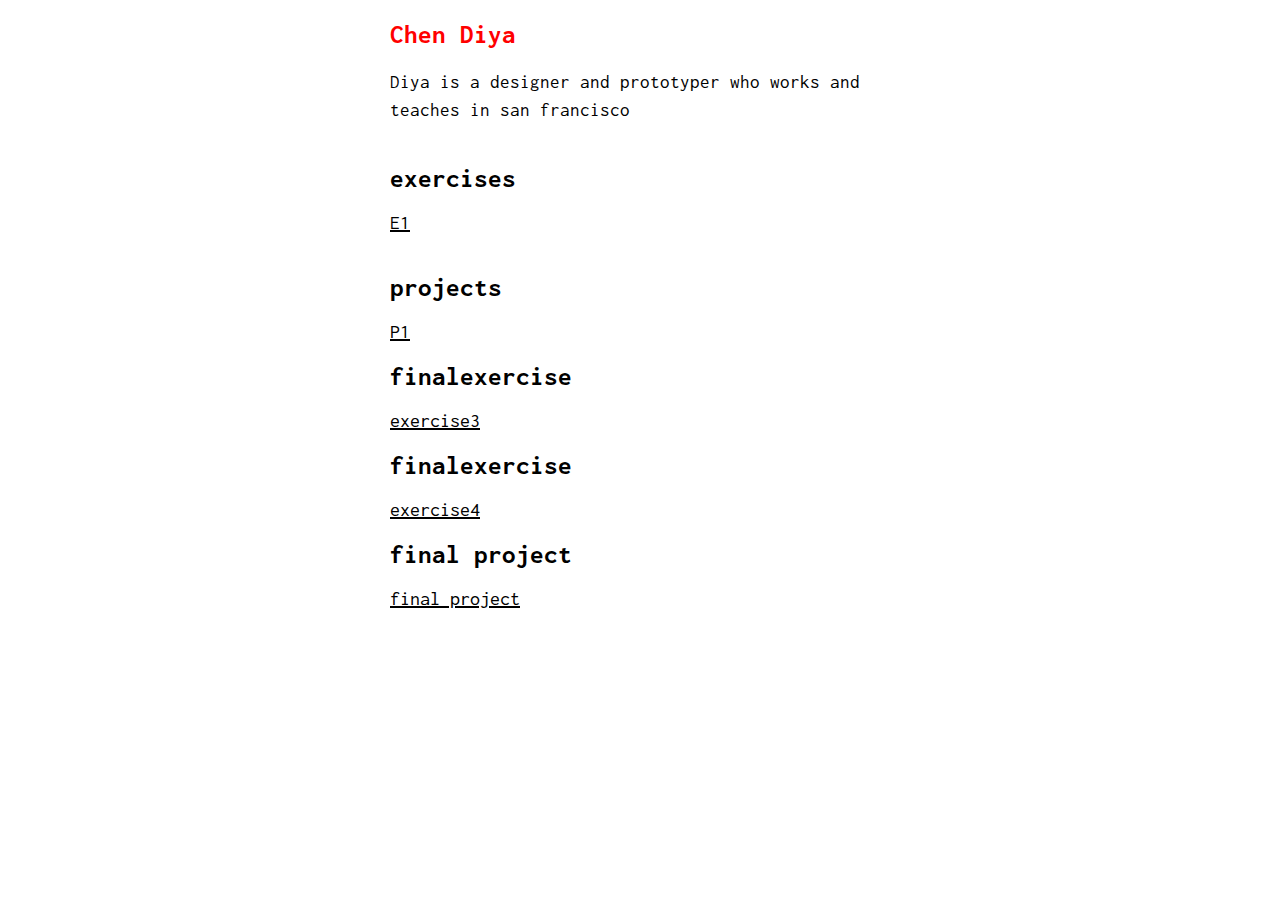
<file: index.html>
<!DOCTYPE html>
<html>

<head>
    <title>Interactive 1 - Chen Diya</title>
    <meta charset="utf-8" />
    <link rel="stylesheet" type="text/css" href="styles/main.css">

    <link href="https://fonts.googleapis.com/css?family=Inconsolata" rel="stylesheet">    
</head>

<body>
    <div id="container">
        
        <!-- about me-->
        <h1>Chen Diya</h1>    
        <p class="desc">Diya is a designer and prototyper who works and teaches in san francisco</p>
        
        <!-- my work -->
        <div id="exercises">
            <h3>exercises</h3>

            <ul>
                <li><a href="interactive22/p1 exercise.html" class="works">E1</a></li>
            </ul>
        
        </div>
        
        <div id="projects">
            <h3>projects</h3>
        
            <ul>
                <li><a href="zine/index.html" class="works">P1</a></li>
            </ul>

 <div id="finalexercise">
            <h3>finalexercise</h3>
        
            <ul>
                <li><a href="exhibition exercise/exercisefinal.html" class="works">exercise3</a></li>
            </ul>

<div id="finalexercise2">
            <h3>finalexercise</h3>
        
            <ul>
                <li><a href="exhibition exercise/exercise2.html" class="works">exercise4</a></li>
            </ul>

        </div>


<div id="final project">
            <h3>final project</h3>
        
            <ul>
                <li><a href="exhibitionfinal/exercisefinal.html" class="final">final project</a></li>
            </ul>

        </div>



    </div>
</body>
</html>
</file>
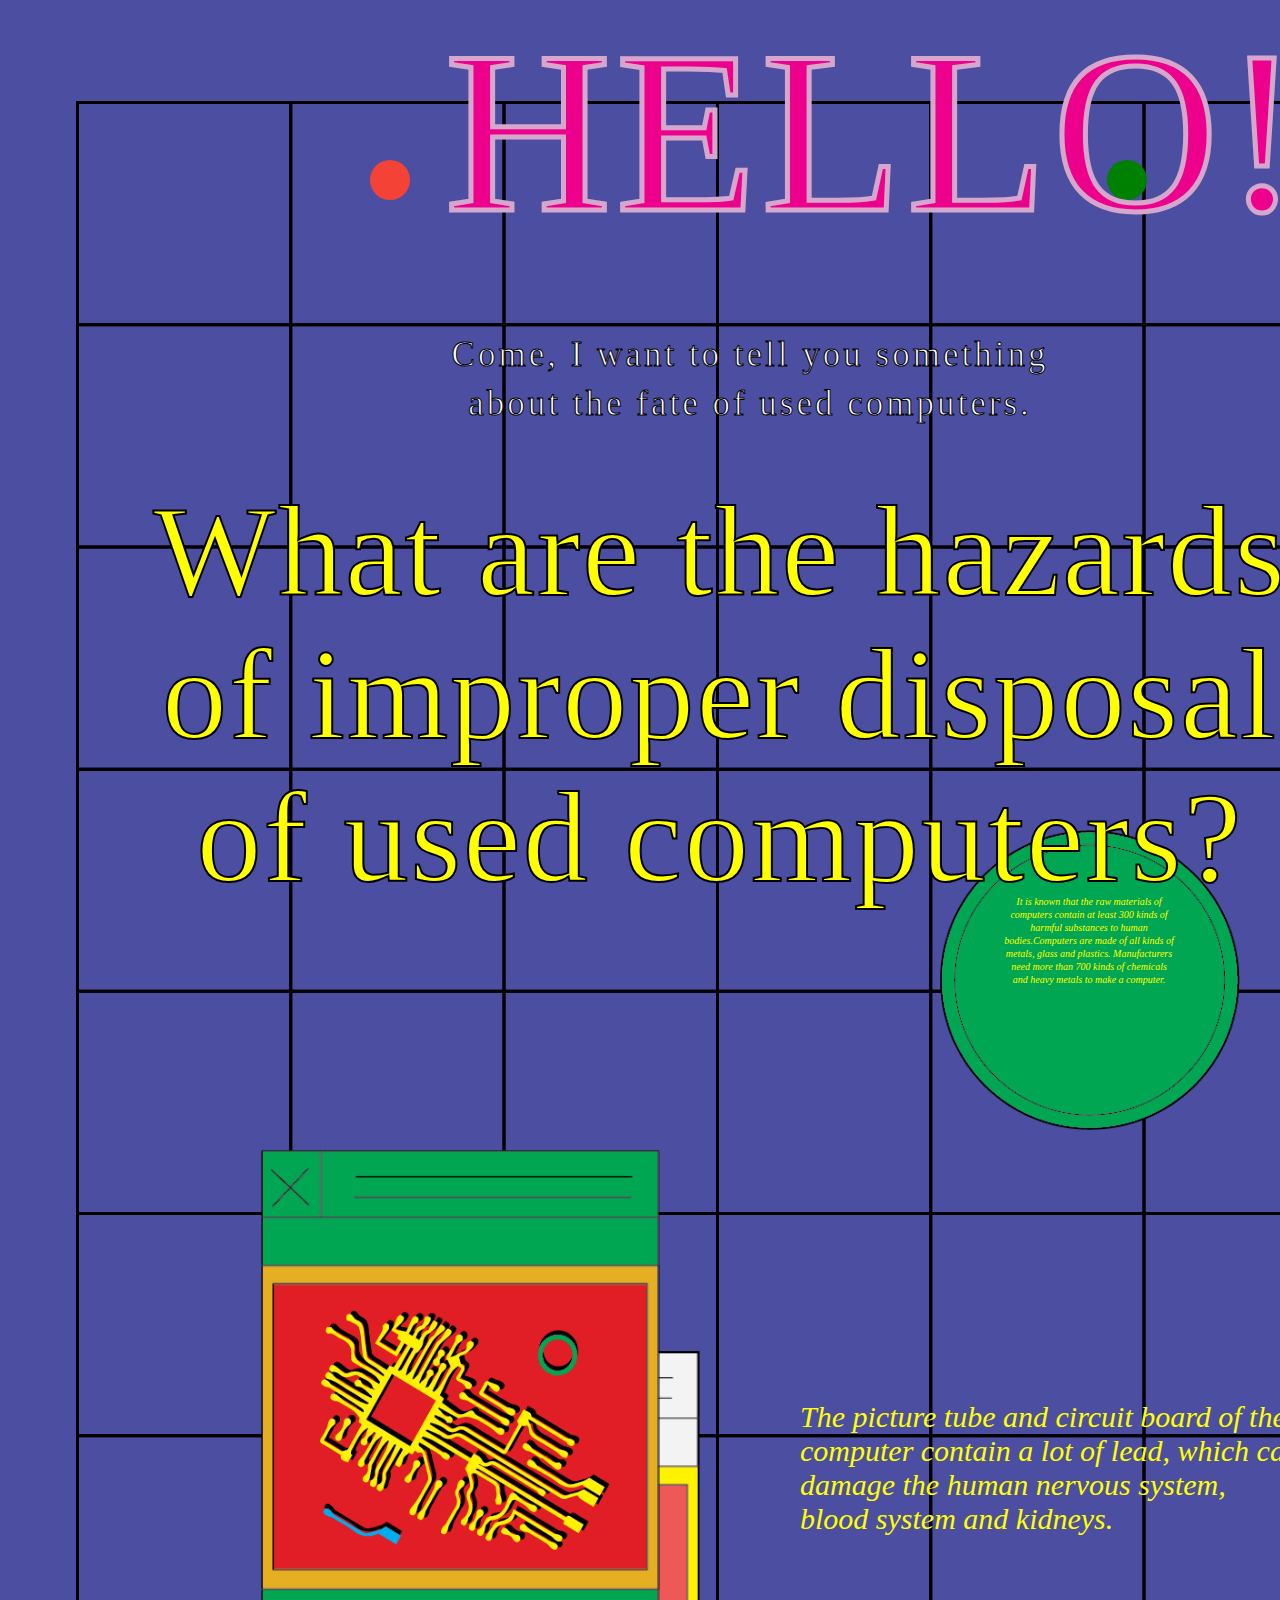
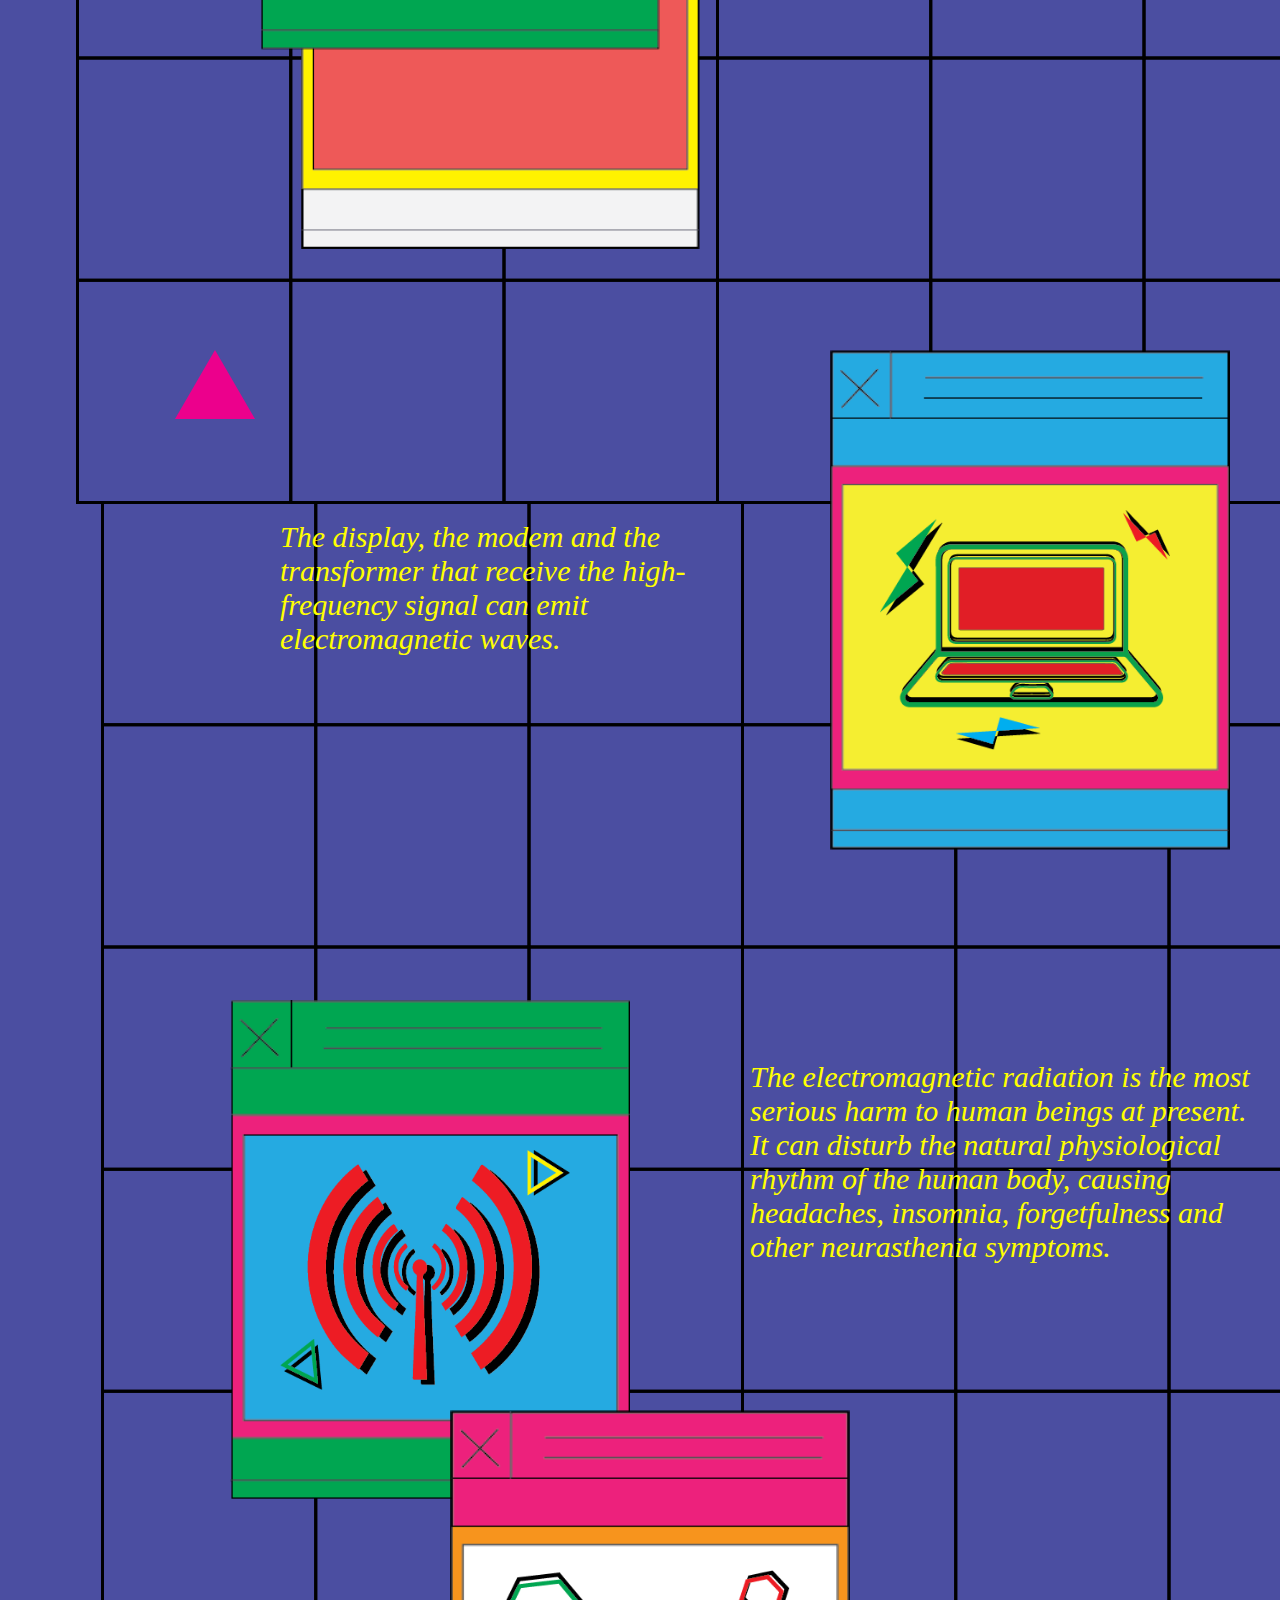
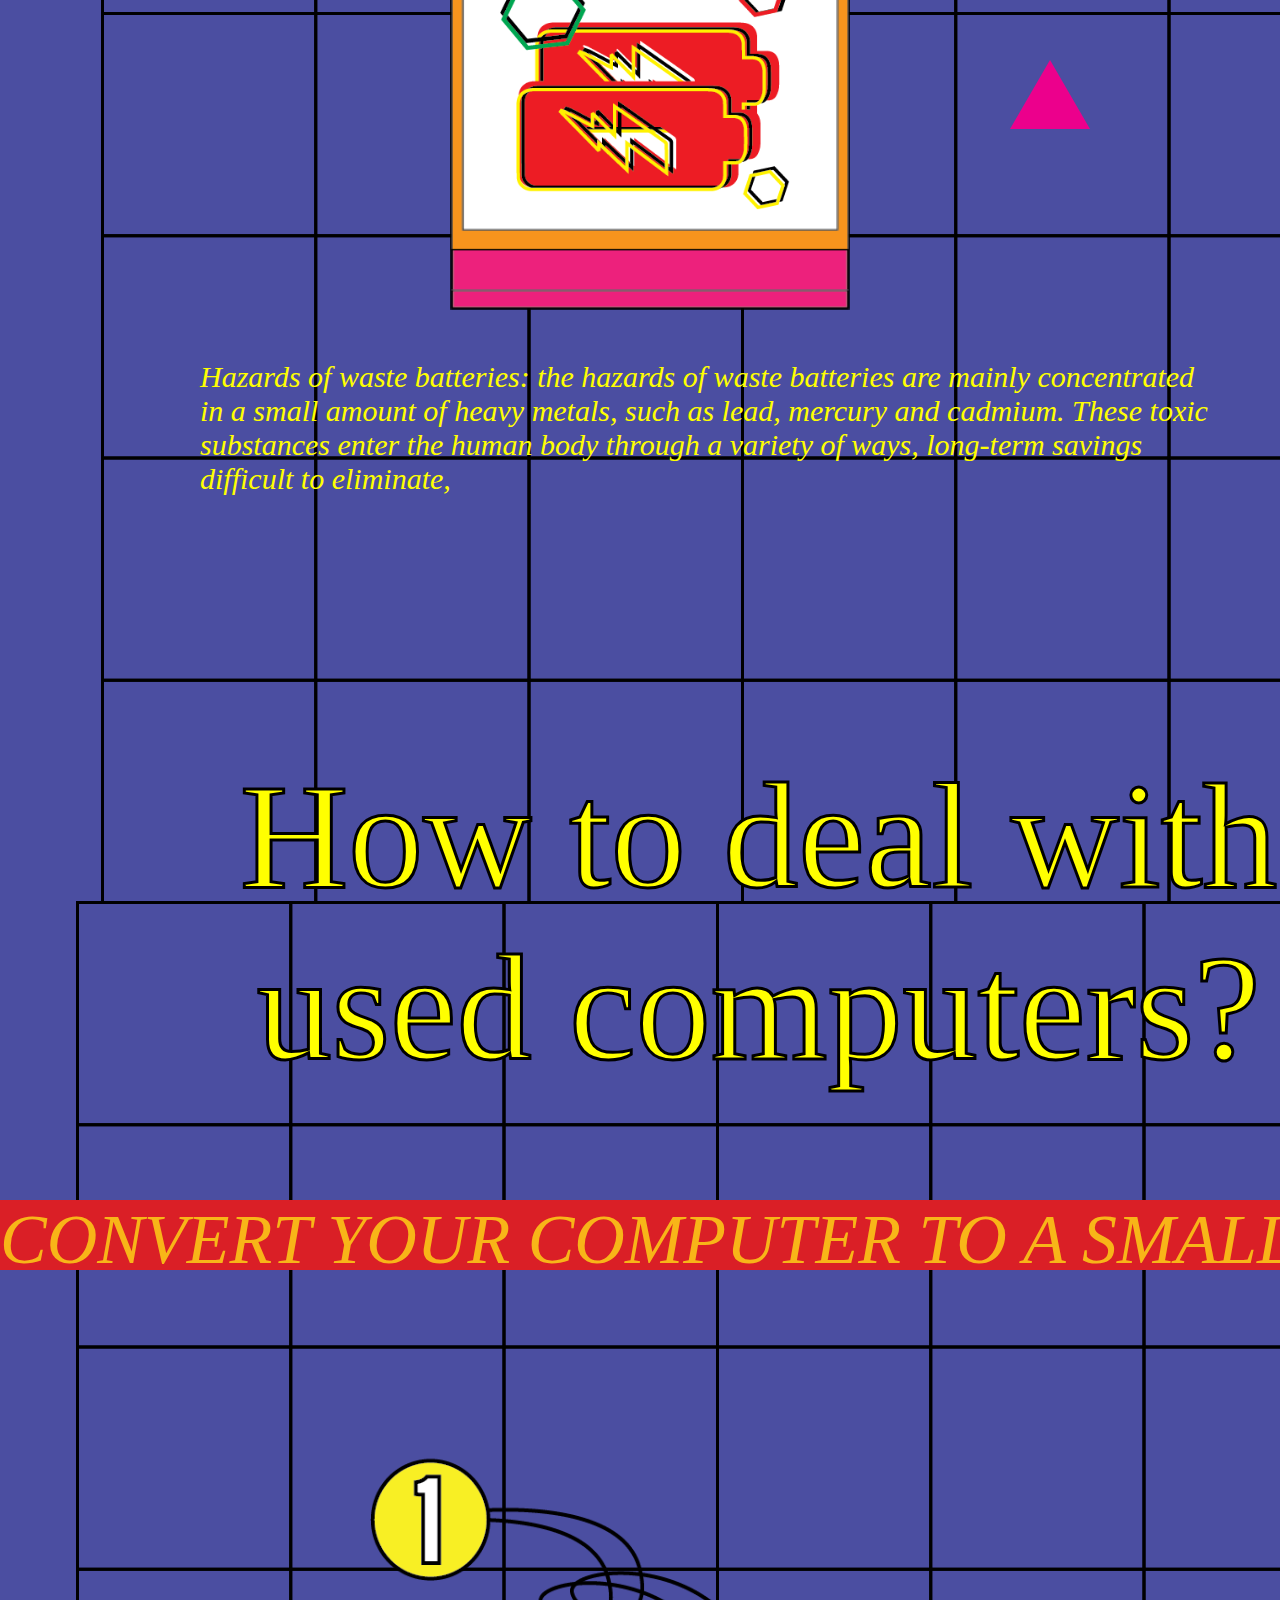
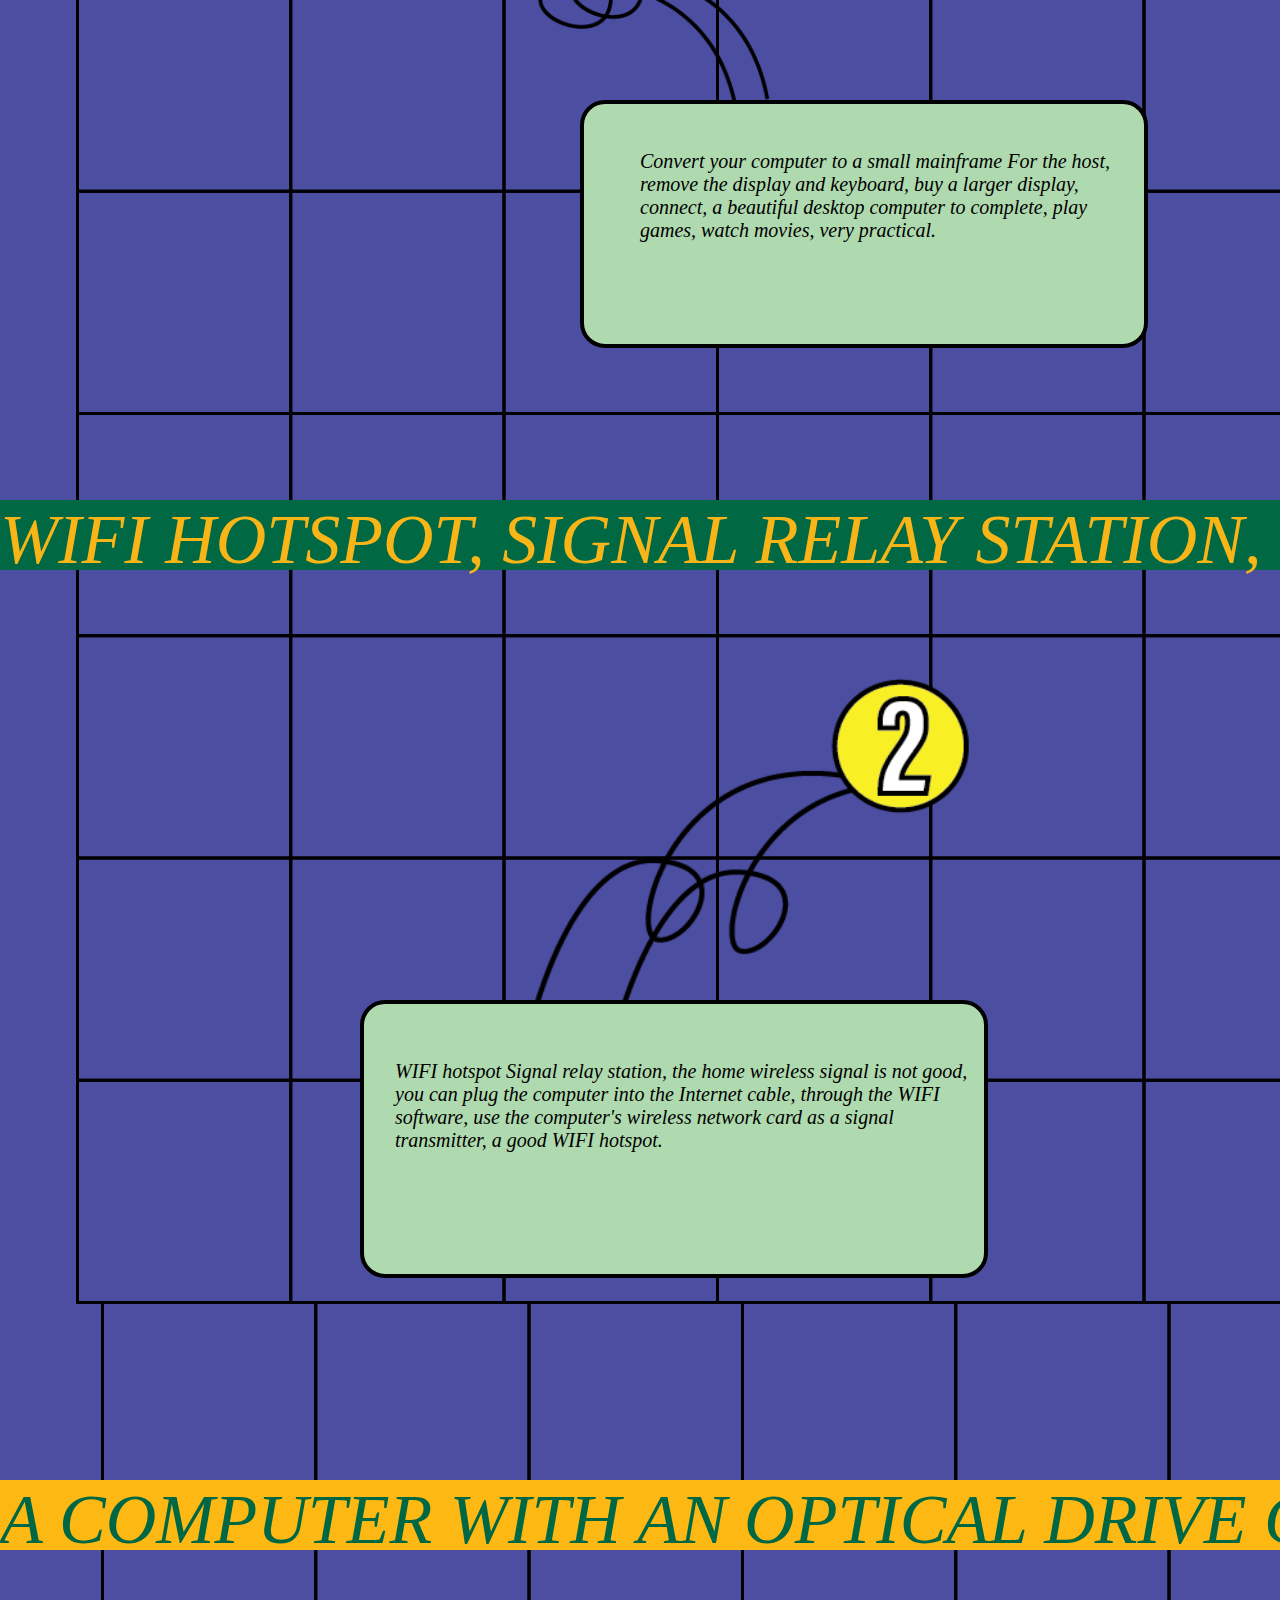
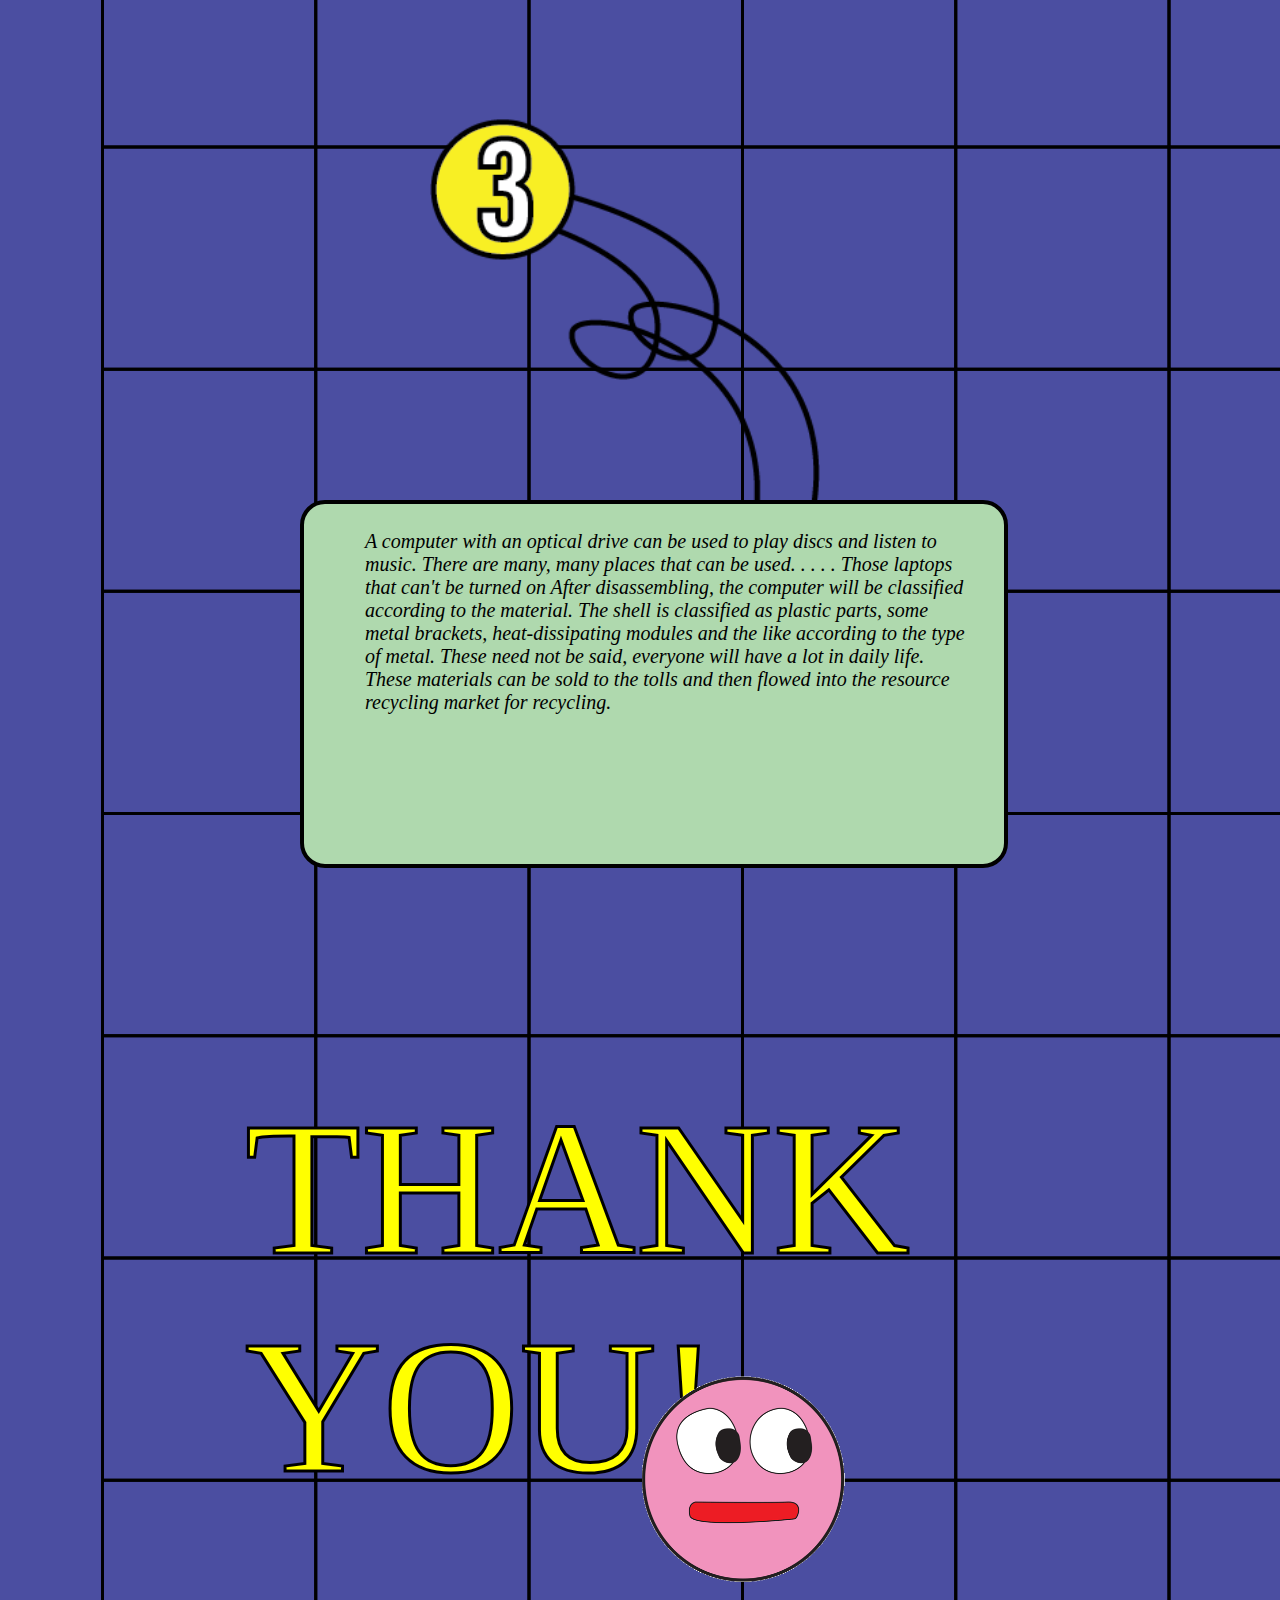
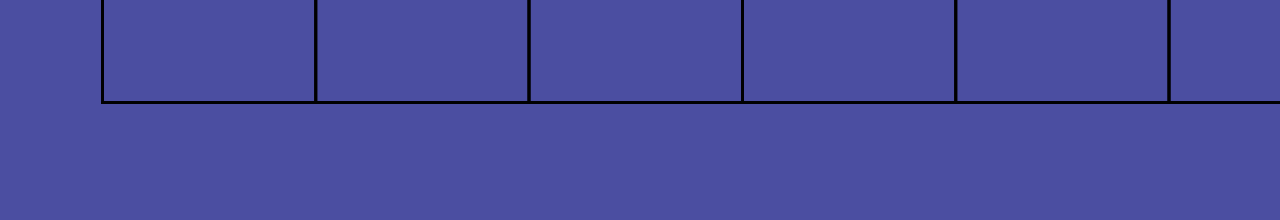
<file: zine /index.html>
<!DOCTYPE html>
<html>

<head>
    <title>Interactive 1 - Chen Diya</title>
    <meta charset="utf-8" />
    <link rel="stylesheet" type="text/css" href="styles/main.css">

    <link href="https://fonts.googleapis.com/css?family=Inconsolata" rel="stylesheet">    
</head>

<body>



<div class="titlehello">
	HELLO!
</div>

<div class="stage">
    <div class="box bounce-5"></div>
</div>

<div class="stage2">
    <div class="box2 bounce-6"></div>
</div>


<div class="loader">
    <div class="loader-wrapper">
        <div class="triangle"></div>
    </div>
</div>

<div class="loader2">
    <div class="loader-wrapper2">
        <div class="triangle2"></div>
    </div>
</div>

   <img src="image/grid.png" class="grid">

   <img src="image/grid.png" class="grid2">

   <img src="image/grid.png" class="grid3">

   <img src="image/grid.png" class="grid4">

<img src="image/webpicture2.png" class="web2">

<img src="image/webpicture3.png" class="web3">

<img src="image/webpicture4.png" class="web4">

<img src="image/webpicture6.png" class="web6">

<img src="image/webpicture5.png" class="web5">

<img src="image/circleshape.png" class="circle">

<div class="hazards">	
	What are the hazards <br>of improper disposal <br> of used computers?


	</div>

<div class="underhello">
	Come, I want to tell you something<br> about the fate of used computers.

</div>




  
  <div class="question1">  


<div class="introduction">
It is known that the raw materials of computers contain at least 300 kinds of harmful substances to human bodies.Computers are made of all kinds of metals, glass and plastics. Manufacturers need more than 700 kinds of chemicals and heavy metals to make a computer.
</div>

  <img src="image/picturetube.png" class="picturetube"> 

<div class="Q1">
The picture tube and circuit board of the 
computer contain a lot of lead, which can damage the human nervous system, blood system and kidneys. 
</div>



  <img src="image/display.png" class="display"> 

<div class="Q2">
The display, the modem and the transformer that receive the high-frequency signal can emit electromagnetic waves. 
</div>



  <img src="image/radiation.png" class="radiation"> 

<div class="Q3">
The electromagnetic radiation is the most serious harm to human beings at present. It can disturb the natural physiological rhythm of the human body, causing headaches, insomnia, forgetfulness and other neurasthenia symptoms.
</div>


  <img src="image/battery.png" class="battery"> 

<div class="Q4">
  Hazards of waste batteries: the hazards of waste batteries are mainly concentrated in a small amount of heavy metals, such as lead, mercury and cadmium. These toxic substances enter the human body through a variety of ways, long-term savings difficult to eliminate, 
</div>


  </div>



<div class="subtilte2">
  How to deal with <br>used computers?

</div>

<div class="subtitlerectangle">
</div>


  <img src="image/number1.png" class="number1"> 

<div class="problem1subtitle">
<span class="first">
  Convert your computer to a small 
mainframe
</span>

<span class="second">
 Convert your computer to a small 
mainframe
</span>
</div>

<div class="problem1rectangle">
  </div>

<div class="dealproblem1">
Convert your computer to a small 
mainframe
For the host, remove the display and keyboard, buy a larger display, connect, a beautiful desktop computer to complete, 
play games, watch movies, very practical.
</div>



  <img src="image/number2.png" class="number2"> 

<div class="problem2subtitle">
<span class="first">
WIFI hotspot, signal relay station, the home wireless signal is not good
</span>

<span class="second">
WIFI hotspot, signal relay station, the home wireless signal is not good
</span>



</div>


<div class="problem2rectangle">
  </div>

<div class="dealproblem2">
WIFI hotspot
Signal relay station, the home wireless signal is not good, you can plug the computer into the Internet cable, through the WIFI software, use the computer's wireless network card as a signal transmitter, a good WIFI hotspot.
</div>



  <img src="image/number3.png" class="number3"> 

<div class="problem3subtitle">
<span class="first">
A computer with an optical drive can be used to play discs and listen to music.
</span>

<span class="second">
A computer with an optical drive can be used to play discs and listen to music.
</span>
</div>



<div class="problem3rectangle">
  </div>


<div class="dealproblem3">
A computer with an optical drive can be used to play discs and listen to music.
There are many, many places that can be used. . . . . Those laptops that can't be turned on
After disassembling, the computer will be classified according to the material. The shell is classified as plastic parts, some metal brackets, heat-dissipating modules and the like according to the type of metal. These need not be said, everyone will have a lot in daily life. These materials can be sold to the tolls and then flowed into the resource recycling market for recycling.

</div>

<div class="roundedshape1">
</div>

<div class="roundedshape2">
</div>

<div class="roundedshape3">
</div>

<div class="ending">
  THANK YOU!
</div>

<img src="image/endface.gif" class="endface">

</body>
</html>
</file>
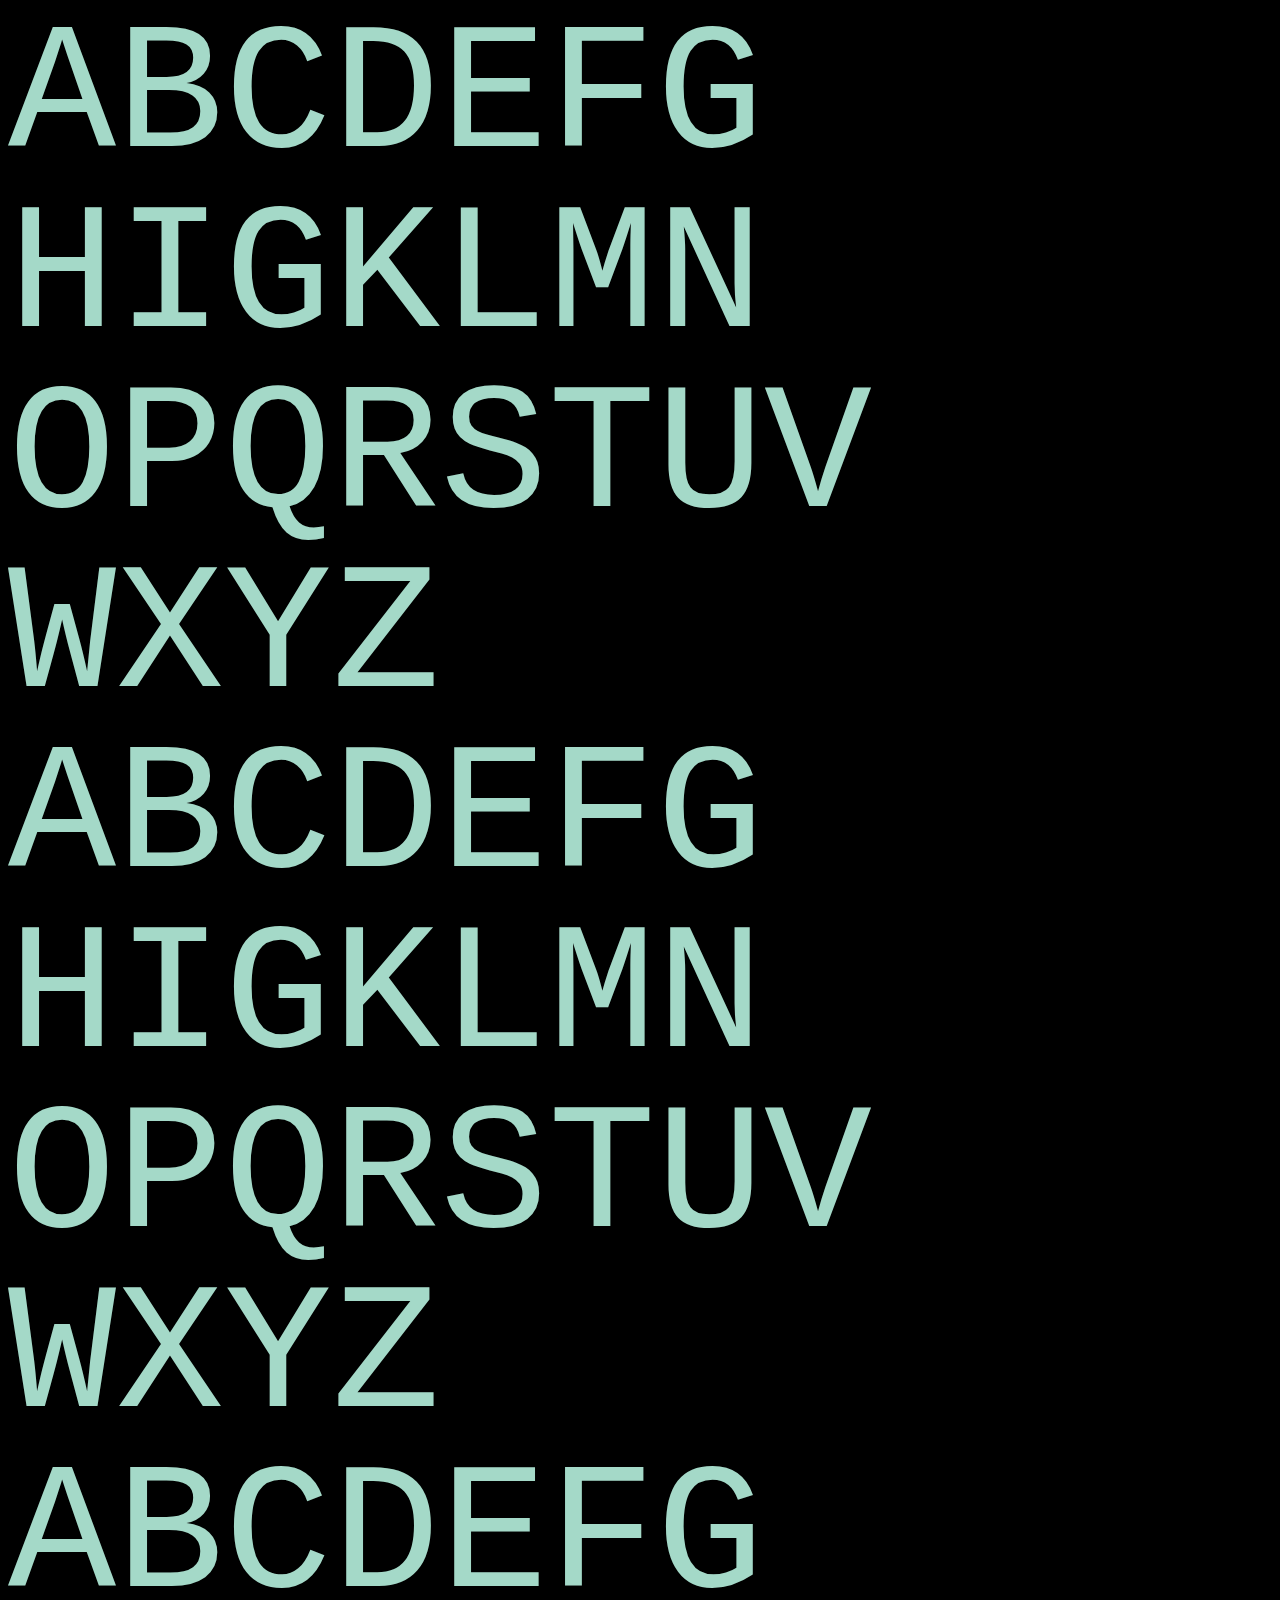
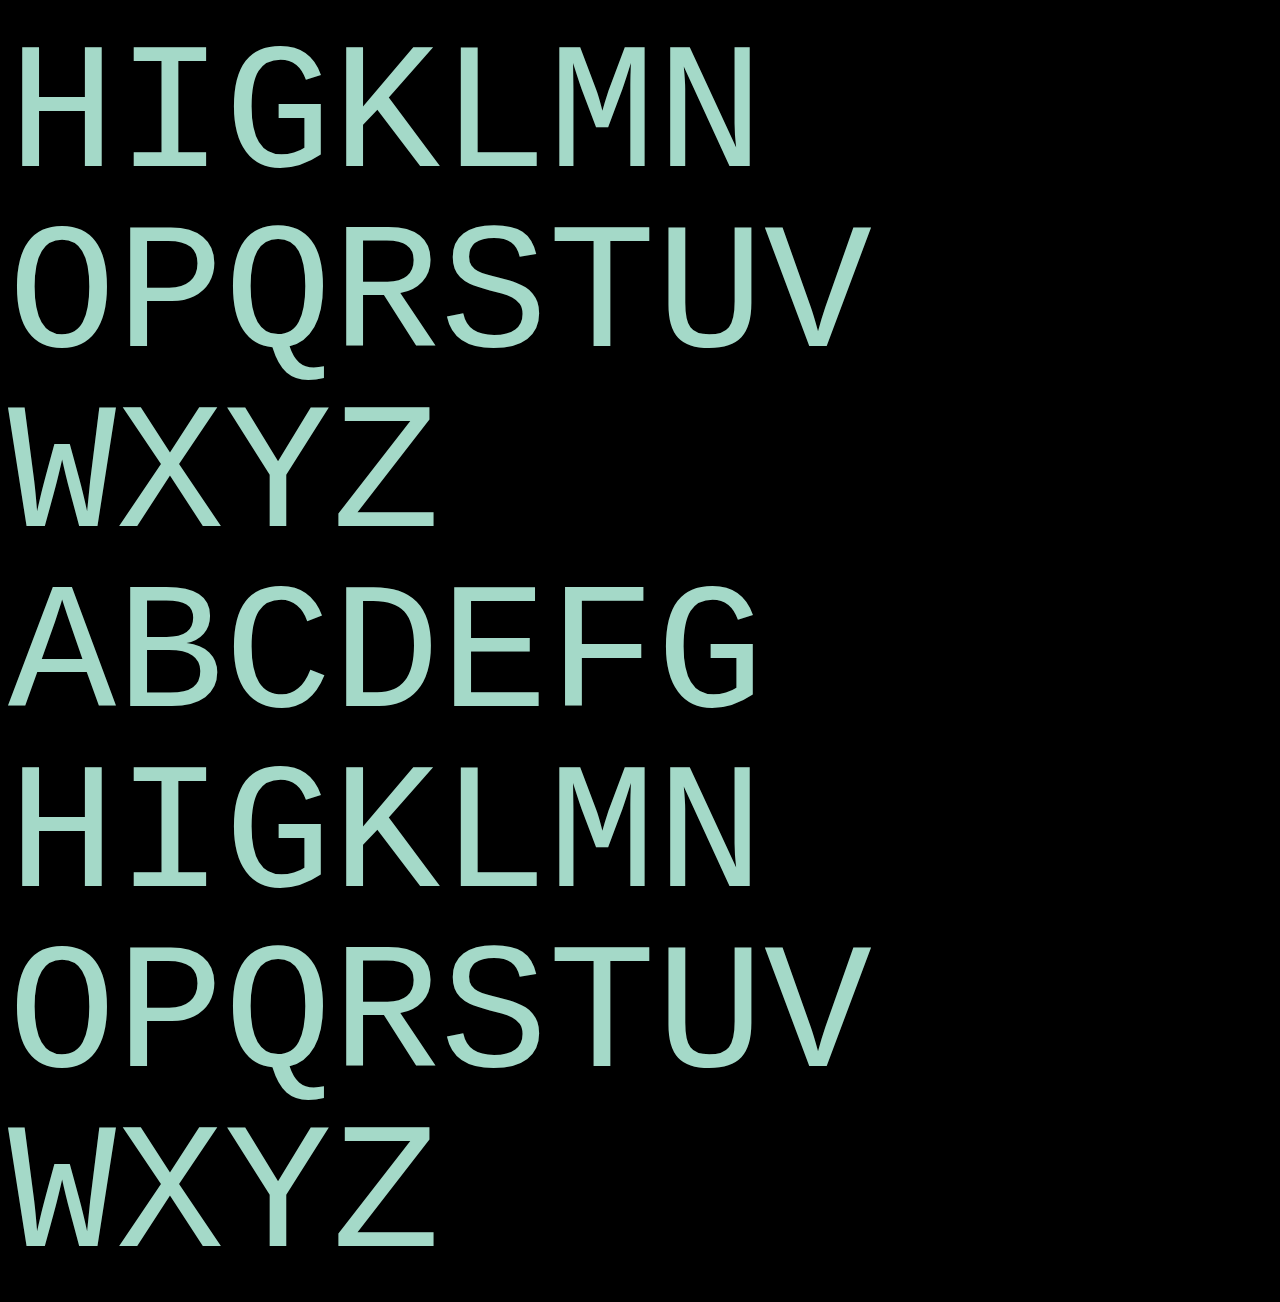
<file: exhibition exercise/exercise2.html>
<!DOCTYPE html>
<html lang="en">
  <head>
    <title>exercise2</title>
    <meta charset="utf-8">
    <meta http-equiv="X-UA-Compatible" content="IE=edge">
    <meta name="viewport" content="width=device-width, initial-scale=1">
    
    <!-- import the webpage's stylesheet -->
    <link rel="stylesheet" href="style2/main.css">
    
    <!-- import the webpage's javascript file -->
    <script src="style2/script.js" defer></script>
  </head>  
  <body>
  
   
     
      <div class="big">
     
   
       <div class="type1">ABCDEFG<br>HIGKLMN<br>OPQRSTUV<br>WXYZ</div>
      

      <div class="type2">ABCDEFG<br>HIGKLMN<br>OPQRSTUV<br>WXYZ</div>

      <div class="type3">ABCDEFG<br>HIGKLMN<br>OPQRSTUV<br>WXYZ</div>
      

      <div class="type4">ABCDEFG<br>HIGKLMN<br>OPQRSTUV<br>WXYZ</div>
      
      </div>
      
      
    </div>
    <div class="square"></div>
  </body>
</html>
</file>
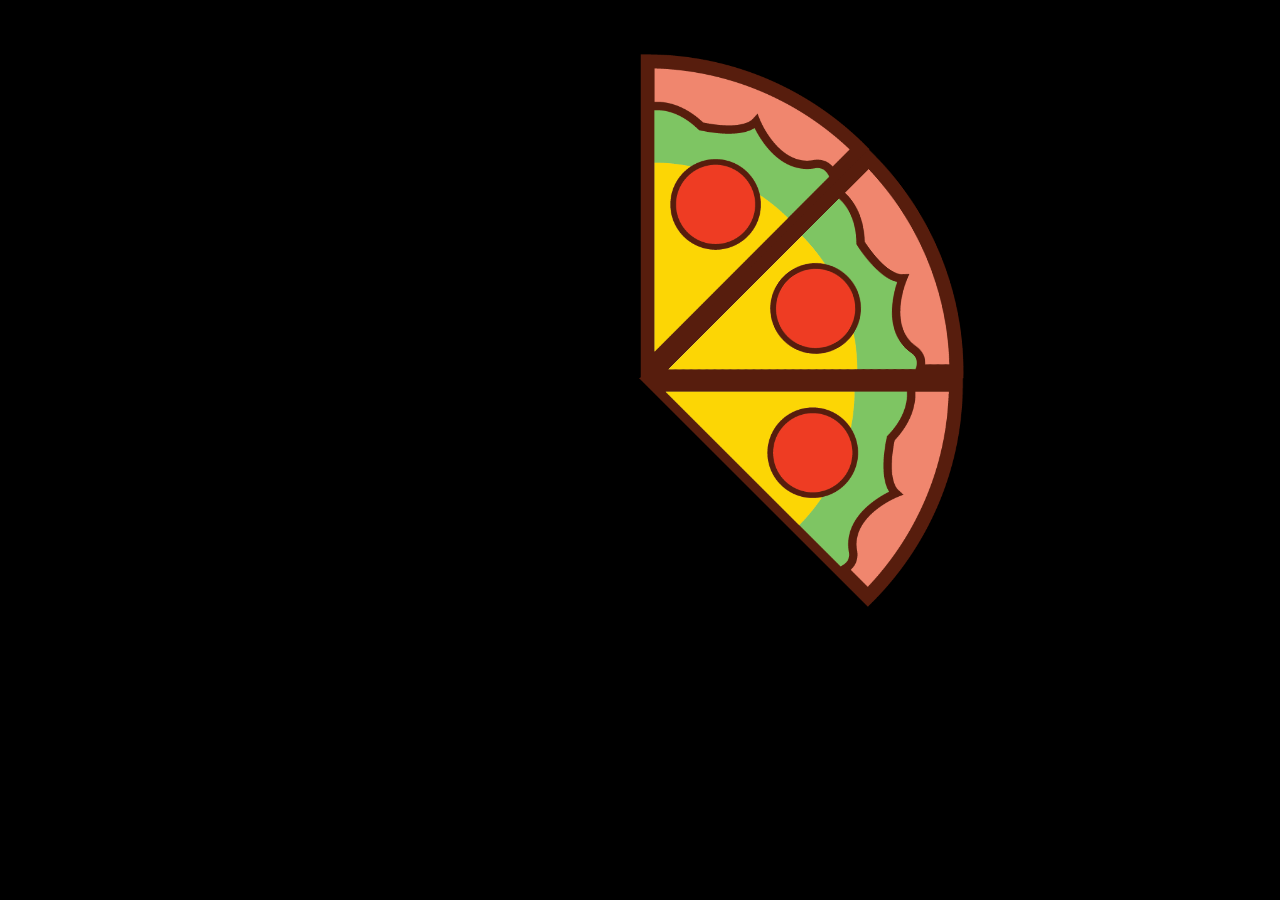
<file: exhibition exercise/exercisefinal.html>
<!DOCTYPE html>
<html lang="en">
  <head>
    <title>Hello!</title>
    <meta charset="utf-8">
    <meta http-equiv="X-UA-Compatible" content="IE=edge">
    <meta name="viewport" content="width=device-width, initial-scale=1">
    
    <!-- import the webpage's stylesheet -->
    <link rel="stylesheet" href="styles/main.css">
    
    <!-- import the webpage's javascript file -->
    <script src="styles/script.js" defer></script>
  </head>  
  <body>
    


    <img src="images/1.png" class="image1">

     <img src="images/1.png" class="image2">
       <img src="images/1.png" class="image3">
  <img src="images/1.png" class="image4">
    <img src="images/1.png" class="image5">
  <img src="images/1.png" class="image6">
    <img src="images/1.png" class="image7">
      <img src="images/1.png" class="image8">
    <div id="clock">
      <!-- your clock goes here -->	
      
    </div>

    <div id="time">
      
    </div>
    
    <!-- you can remove this from your version -->
    <div class="glitchButton" style="position:fixed;top:20px;right:20px;"></div>
    <script src="https://button.glitch.me/button.js"></script>
  </body>
</html>
</file>
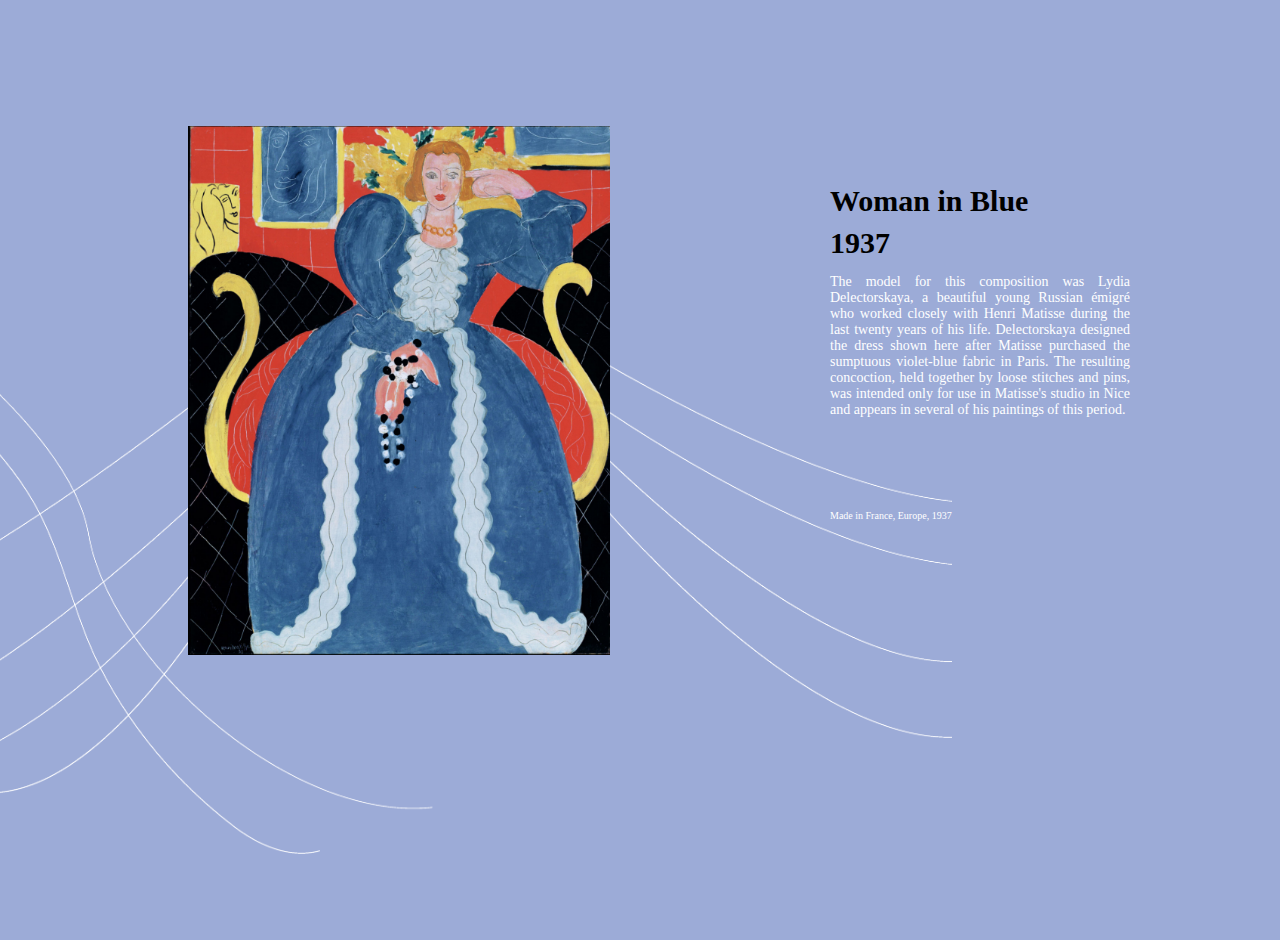
<file: exhibitionfinal/artwork2.html>
<!DOCTYPE html>
<html lang="en">
  <head>
    <title>Hello!</title>
    <meta charset="utf-8">
    <meta http-equiv="X-UA-Compatible" content="IE=edge">
    <meta name="viewport" content="width=device-width, initial-scale=1">
    
    <!-- import the webpage's stylesheet -->
    <link rel="stylesheet" href="style4/main.css">
    
    <!-- import the webpage's javascript file -->
    <script src="style4/script.js" defer></script>

  </head>  
  <body>
    
   
<ul>
                <li><a href="exercisefinal.html" class="exercisefinal">
                  <img src="images/art2home.png" class="art2home" >
    

                </a></li>
            </ul>
  







    <img src="images/artwork2.jpg" class="artwork2">
    
 
     <img src="images/line.gif" class="line">




    <div class="name">
    <h1>Woman in Blue<br>1937</h1>
    </div>

  
  
  



   <div class="bodytext">
   <p>  The model for this composition was Lydia Delectorskaya, a beautiful young Russian émigré who worked closely with Henri Matisse during the last twenty years of his life. Delectorskaya designed the dress shown here after Matisse purchased the sumptuous violet-blue fabric in Paris. The resulting concoction, held together by loose stitches and pins, was intended only for use in Matisse's studio in Nice and appears in several of his paintings of this period.</p>
    </div> 
   
 
<div class="caption">
<p>
Made in France, Europe, 1937
</p>
</div>


   
  </body>
</html>
</file>
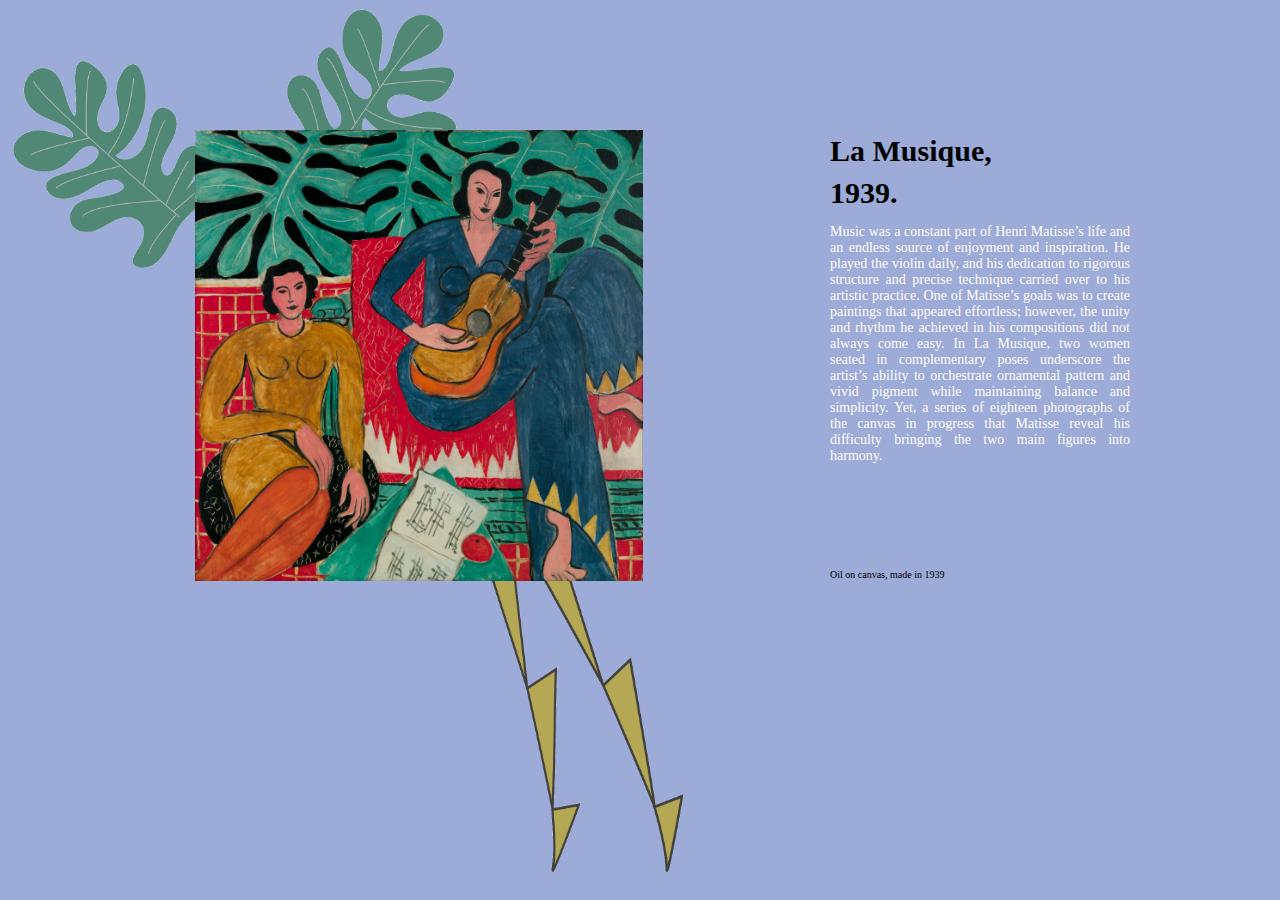
<file: exhibitionfinal/artwork3.html>
<!DOCTYPE html>
<html lang="en">
  <head>
    <title>Hello!</title>
    <meta charset="utf-8">
    <meta http-equiv="X-UA-Compatible" content="IE=edge">
    <meta name="viewport" content="width=device-width, initial-scale=1">
    
    <!-- import the webpage's stylesheet -->
    <link rel="stylesheet" href="style5/main.css">
    
    <!-- import the webpage's javascript file -->
 
 <script src="style5/script.js" defer></script>

  </head>  
  <body>
    
   
<ul>
                <li><a href="exercisefinal.html" class="exercisefinal">
                  <img src="images/art3home.png" class="art3home" >
    

                </a></li>
            </ul>
  







    <img src="images/artwork3.jpg" class="leafpainting">
    

     <img src="images/artwork3.gif" class="artwork3gif">




    <div class="name">
    <h1>La Musique, <br>1939.</h1>
    </div>

  
  
  



   <div class="bodytext">
   <p>  Music was a constant part of Henri Matisse’s life and an endless source of enjoyment and inspiration. He played the violin daily, and his dedication to rigorous structure and precise technique carried over to his artistic practice. One of Matisse’s goals was to create paintings that appeared effortless; however, the unity and rhythm he achieved in his compositions did not always come easy. In La Musique, two women seated in complementary poses underscore the artist’s ability to orchestrate ornamental pattern and vivid pigment while maintaining balance and simplicity. Yet, a series of eighteen photographs of the canvas in progress that Matisse reveal his difficulty bringing the two main figures into harmony. </p>
    </div> 
   
 
<div class="caption">
<p>
Oil on canvas, made in 1939
</p>
</div>


   
  </body>
</html>
</file>
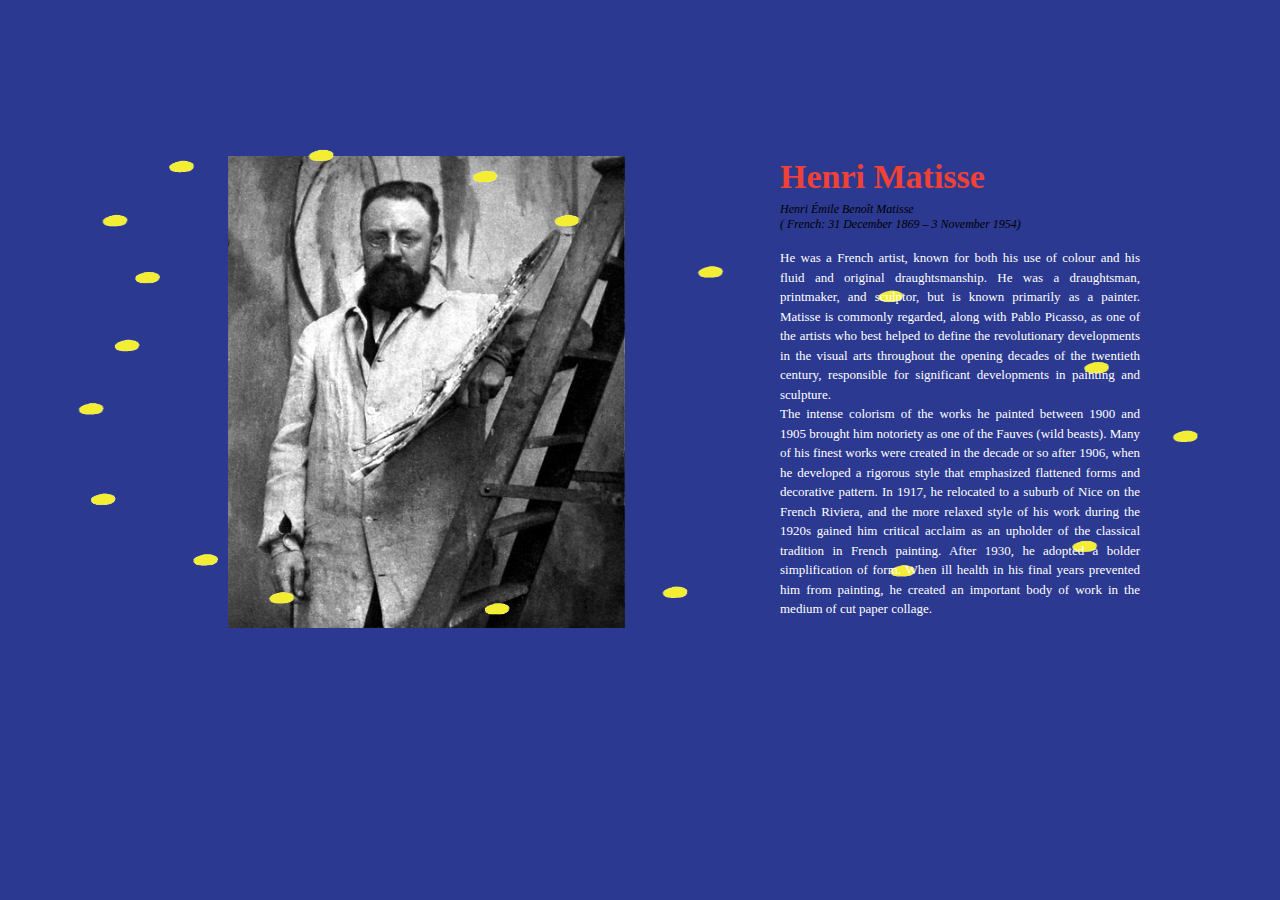
<file: exhibitionfinal/mattisepage.html>
<!DOCTYPE html>
<html lang="en">
  <head>
    <title>Hello!</title>
    <meta charset="utf-8">
    <meta http-equiv="X-UA-Compatible" content="IE=edge">
    <meta name="viewport" content="width=device-width, initial-scale=1">
    
    <!-- import the webpage's stylesheet -->
    <link rel="stylesheet" href="style2/main.css">

     <script src="style2/script.js" defer></script>
    <!-- import the webpage's javascript file -->
 
  </head>  
  <body>
    
<ul>
                <li><a href="exercisefinal.html" class="exercisefinal">
                  <img src="images/matissehome.png" class="matissehome" >
    

                </a></li>
            </ul>
  





<div class="big">

    <img src="images/matisseimage.jpg" class="matisse">
    
     <img src="images/dot.gif" class="dot">


    <div class="name">
    <h1>Henri Matisse</h1>
    </div>

  
<div class="subtitle">
<p>Henri Émile Benoît Matisse <br>( French: 31 December 1869 – 3 November 1954)</p>
 </div>

   <div class="bodytext">
   <p>He was a French artist, known for both his use of colour and his fluid and original draughtsmanship. He was a draughtsman, printmaker, and sculptor, but is known primarily as a painter. Matisse is commonly regarded, along with Pablo Picasso, as one of the artists who best helped to define the revolutionary developments in the visual arts throughout the opening decades of the twentieth century, responsible for significant developments in painting and sculpture.<br> 
   The intense colorism of the works he painted between 1900 and 1905 brought him notoriety as one of the Fauves (wild beasts). Many of his finest works were created in the decade or so after 1906, when he developed a rigorous style that emphasized flattened forms and decorative pattern. In 1917, he relocated to a suburb of Nice on the French Riviera, and the more relaxed style of his work during the 1920s gained him critical acclaim as an upholder of the classical tradition in French painting. After 1930, he adopted a bolder simplification of form. When ill health in his final years prevented him from painting, he created an important body of work in the medium of cut paper collage.</p>
    </div> 
   



</div>
   
  </body>
</html>
</file>
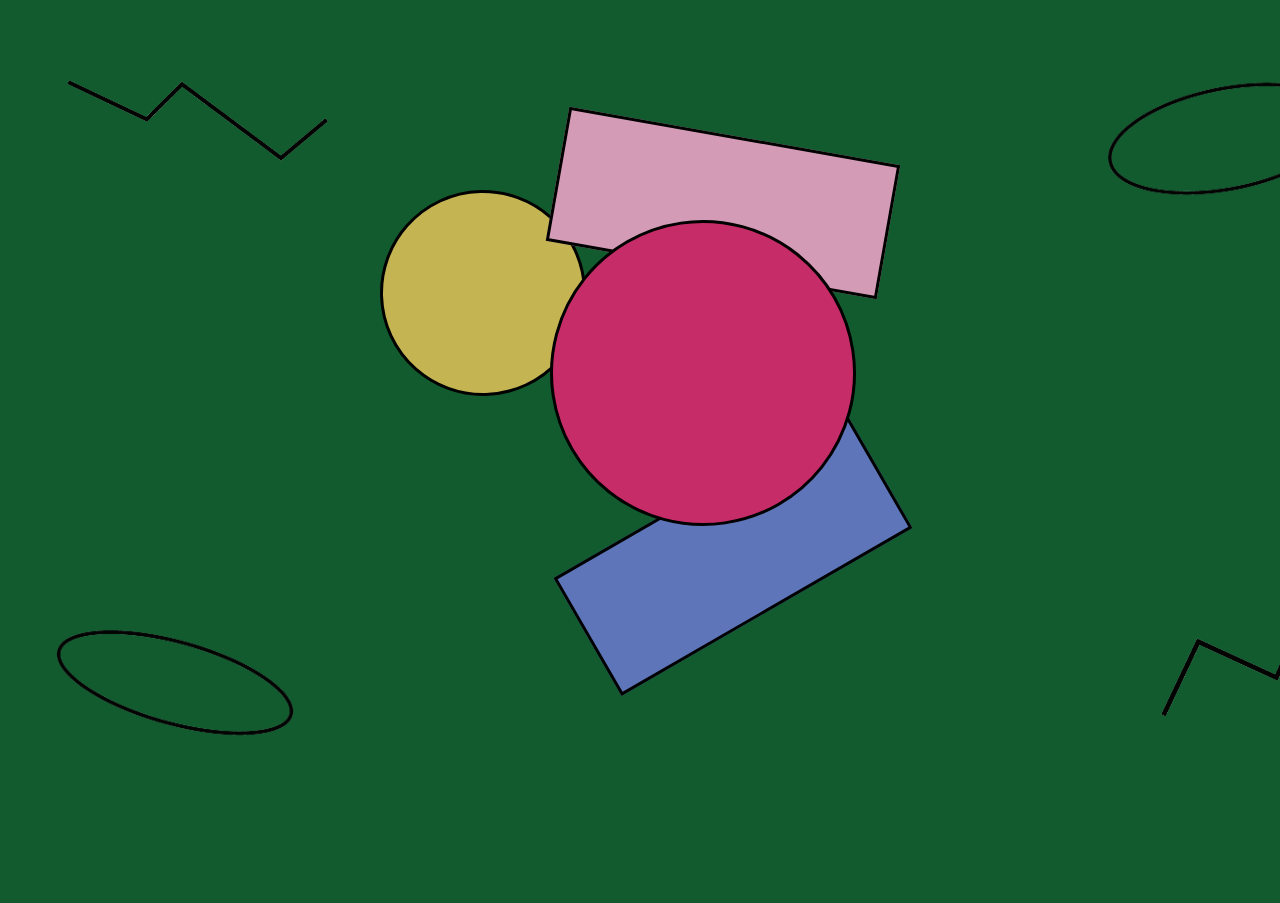
<file: project2/kickoff.html>
<!DOCTYPE html>
<html>

<head>
    <title>project2</title>
    <meta charset="utf-8" />
    <link rel="stylesheet" href="styles/main.css" type="text/css" />

    <script src="styles/script.js" defer></script>



</head>

<body>



 <img src="images/image1.gif" class="image1">
 <img src="images/image2.gif" class="image2">
 <img src="images/image3.gif" class="image3">
 <img src="images/image4.gif" class="image4">



<div >



	<div id="circle3top" class="thing">
 </div>
 <div id="circle1second" class="thing">
 </div>






 <div id="circle4third" class="thing">
 </div>


 <div id="circle2fourth" class="thing">
 </div>






</div>








</body>
</html>
</file>
<file: styles/main.css>
* {
	padding: 0px;
	margin: 0px;
}

body {
	font-family: 'Inconsolata', monospace;
	font-size: 20px;
	font-weight: normal;
}

/* this is a comment */

#container {
	width:500px;
	margin: 0 auto;
}

#exercises, #projects {
	margin: 40px 0px;
}

h1 {
	color:red;
}

h1, h2, h3 {
	margin: 20px 0;
    font-size:20pt;
} 

p {
	margin: 20px 0;
	font-size:14pt;
	line-height: 150%;
}

ul {
	list-style-type: none;
}

a {
	color:black;
}

a:hover {
	color:red;
}
</file>
<file: zine /styles/main.css>
* {
	padding: 0px;
	margin: 0px;
}

html {
  overflow-x:hidden;

}
body {
	background-color: #4B4EA1;
	height:8000px;
  overflow-x:hidden;
	
}

.titlehello{

	font-family: Marker Felt;
	font-style: wide;
	color:#EC008C;
	font-size:230px;
	position:absolute;
	left:445px;
    top:0px;
   -webkit-text-stroke-width: 5px;
   -webkit-text-stroke-color:#D5A7CD;
   z-index: 100000;
    letter-spacing: 5px;
}




    .stage {
       
        display: flex;
        height: 330px;
        width: 100%;
        position:absolute;
         margin-top:-130px;
  margin-left:370px;
  z-index: 20002;
    }
    .box {
        align-self: flex-end;
        animation-duration: 2s;
        animation-iteration-count: infinite;
        background-color: #F44336;
        height: 40px;
        margin: 0 auto 0 auto;
        transform-origin: bottom;
        width: 40px;
              border-radius: 50%;
              stroke: red;
  stroke-width: 1;
     position:absolute;


    }
    .bounce-5 {
        animation-name: bounce-5;
        animation-timing-function: ease;
    }
    @keyframes bounce-5 {
        0%   { transform: scale(1,1)    translateY(0); }
        10%  { transform: scale(1.1,.9) translateY(0); }
        30%  { transform: scale(.9,1.1) translateY(-100px); }
        50%  { transform: scale(1,1)    translateY(0); }
        57%  { transform: scale(1,1)    translateY(-7px); }
        64%  { transform: scale(1,1)    translateY(0); }
        100% { transform: scale(1,1)    translateY(0); }
    }



    .stage2 {
       
        display: flex;
        height: 330px;
        width: 100%;
        position:absolute;
         margin-top:-130px;
  margin-left:1107px;
  z-index: 20002;
    }
    .box2 {
        align-self: flex-end;
        animation-duration: 2s;
        animation-iteration-count: infinite;
        background-color: green;
        height: 40px;
        margin: 0 auto 0 auto;
        transform-origin: bottom;
        width: 40px;
              border-radius: 50%;
              stroke: red;
  stroke-width: 1;
     position:absolute;


    }
    .bounce-6 {
        animation-name: bounce-6;
        animation-timing-function: ease;
    }
    @keyframes bounce-6 {
        0%   { transform: scale(1,1)    translateY(0); }
        10%  { transform: scale(1.1,.9) translateY(0); }
        30%  { transform: scale(.9,1.1) translateY(-100px); }
        50%  { transform: scale(1,1)    translateY(0); }
        57%  { transform: scale(1,1)    translateY(-7px); }
        64%  { transform: scale(1,1)    translateY(0); }
        100% { transform: scale(1,1)    translateY(0); }
    }


.loader {
  display: inline-block;
  position: relative;
  width: 100%;
  height: 300px;
  position:absolute;
  z-index: 20002;
  margin-top: 1950px;
  margin-left: 175px;
}
.triangle {
  display: block;
  position: relative;
  width: 0px;
  height: 0px;
  border-color: transparent transparent #EC008C transparent;
  border-width: 0px 40px 69.282032304px 40px;
  border-style: solid;
  transform-origin: 50% 66.66%;
  animation: spin 3s infinite linear;
    position:absolute;
}




@keyframes spin {
  0% {
    transform: rotate(0deg);
  }
  100% {
    transform: rotate(360deg);
  }
}



.loader2 {
  display: inline-block;
  position: relative;
  width: 100%;
  height: 300px;
  position:absolute;
  z-index: 20002;
  margin-top: 3260px;
  margin-left: 1010px;
}
.triangle2 {
  display: block;
  position: relative;
  width: 0px;
  height: 0px;
  border-color: transparent transparent #EC008C transparent;
  border-width: 0px 40px 69.282032304px 40px;
  border-style: solid;
  transform-origin: 50% 66.66%;
  animation: spin 3s infinite linear;
    position:absolute;
}




@keyframes spin {
  0% {
    transform: rotate(0deg);
  }
  100% {
    transform: rotate(360deg);
  }
}



.underhello{
font-family: Marker Felt;
font-style: wide;
width:800px;
color:white;
font-size:35px;
-webkit-text-stroke-width: 1px;
   -webkit-text-stroke-color: black;
   top:330px;
   left:350px;
     text-align: center;
   position:absolute;
    letter-spacing: 3px;
     line-height: 1.4;
    z-index: 20001;

}




.hazards{
  font-family: Marker Felt;
  font-style: wide;
color:yellow;
width:1400px;
-webkit-text-stroke-width: 2px;
   -webkit-text-stroke-color: yellow;
   position:absolute;
   font-size:130px;
   top:480px;
   left:20px;
   text-align: center;
   -webkit-text-stroke-color: black;
   letter-spacing: 2px;
      line-height: 1.1;
      z-index: 20000;

}

.circle{
width:300px;
height:300px;
margin-top:830px;
margin-left:940px;
position:absolute;
   z-index: 20000;


}

.web2{
width:400px;
height:500px;
margin-top:1150px;
margin-left:260px;
position:absolute;
   z-index: 20001;
}

.web3{
width:400px;
height:500px;
position:absolute;
margin-top:1350px;
margin-left:300px;
 z-index: 20000;

}


.web4{
width:400px;
height:500px;
position:absolute;
margin-top:1950px;
margin-left:830px;
 z-index: 20000;

}

.web6{
  width:400px;
height:500px;
position:absolute;
margin-top:2600px;
margin-left:230px;
 z-index: 20000;
}

.web5{
  width:400px;
height:500px;
position:absolute;
margin-top:3010px;
margin-left:450px;
 z-index: 20000;
}



.grid{
	position:absolute;
	top:100px;
	left:75px;
  z-index: 10000;


}


.grid2{

position:absolute;
  top:2100px;
  left:100px;
  z-index: 10000;

}

.grid3{

position:absolute;
  top:4100px;
  left:75px;
  z-index: 10000;

}

.grid4{
position:absolute;
  top:6100px;
  left:100px;
  z-index: 10000;




}

.introduction{
  font-family: Menlo;
font-style: italic;
font-size:10px;
color:yellow;
width:170px;
position:absolute;
line-height: 1.3;
top:895px;
left:1004px;
z-index: 20002;
text-align: center;
}

.picturetube{
width:290px;
height:240px;
position:absolute;
margin-top:1310px;
margin-left:320px;
 z-index: 20001;

}


.Q1{
	
  font-family: Menlo;
font-style: italic;
font-size:30px;
color:yellow;
width:500px;
position:absolute;
top:1400px;
left:800px;
z-index: 20000;
}



.display{
width:290px;
height:240px;
position:absolute;
margin-top:2110px;
margin-left:880px;
 z-index: 20001;

}

.Q2{
  font-family: Menlo;
font-style: italic;
color:yellow;
font-size:30px;
 width:500px;
position:absolute;
top:2120px;
left:280px;
z-index: 20001;
}


.radiation{
width:290px;
height:240px;
position:absolute;
margin-top:2750px;
margin-left:280px;
 z-index: 20001;


}

.Q3{
	font-family: Menlo;
font-style: italic;
color:yellow;
font-size:30px;
 width:520px;
position:absolute;
top:2660px;
left:750px;
z-index: 20001;
}


.battery{

width:290px;
height:240px;
position:absolute;
margin-top:3170px;
margin-left:500px;
 z-index: 20001;



}


.Q4{
font-family: Menlo;
font-style: italic;
color:yellow;
font-size:30px;
 width:1020px;
position:absolute;
top:3560px;
left:200px;
z-index: 20001;
}


.subtilte2{
font-family: Marker Felt;
font-style: wide;
color:yellow;
   position:absolute;
   font-size:100px;
   top:3950px;
   left:240px;
  font-size:150px;
  z-index: 20001;
  text-align: center;
  -webkit-text-stroke-width: 3px;
   -webkit-text-stroke-color:black;
}


.subtitlerectangle{
    height: 70px;
  width: 100%;
  background-color:#DA1F26;
  top:4400px;
  position:absolute;
  z-index: 20002;
}




.number1{

width:400px;
height:260px;
position:absolute;
margin-top:4650px;
margin-left:370px;
 z-index: 20001;

}



.problem1subtitle{
width:2500px;
height:200px;
overflow:hidden;
position:relative;
  --scroll-width: 650px;
  font-style: bold;
  color:#F8B518;
   top:4400px;
  z-index: 20003;

}

.problem1subtitle span.first{
font-family: Menlo;
font-style: italic;
font-size:70px;
text-transform: uppercase;
}

.problem1subtitle span.second{
font-family: Menlo;
font-style: italic;
font-size:70px;
text-transform: uppercase;
}

.problem1subtitle span.first{
  left:0;
}
.problem1subtitle span.second {
  left:1900px;
} 

.problem1subtitle span{
width:1900px;
  animation: slideLeft 8000ms linear infinite;
  position:absolute;

}

@keyframes slideLeft {
  0% {
    transform: translateX(0);
  }
  100% {
    transform: translateX(-1900px);
  }
}


.dealproblem1{
font-family: Menlo;
font-style: italic;
color:black;
font-size:20px;
position:absolute;
top:4950px;
left:640px;
width:500px;
z-index: 20002;
}




.number2{

width:440px;
height:360px;
position:absolute;
margin-top:5270px;
margin-left:530px;
 z-index: 20001;

}

.problem2subtitle{
width:2500px;
height:200px;
overflow:hidden;
position:relative;
  --scroll-width: 650px;
   top:5100px;
  z-index: 20003;
  font-style: bold;
 color:#F8B518;

}

.problem2subtitle span.first{
font-family: Menlo;
font-style: italic;
font-size:70px;
text-transform: uppercase;
}

.problem2subtitle span.second{
font-family: Menlo;
font-style: italic;
font-size:70px;
text-transform: uppercase;
}

.problem2subtitle span.third{
font-family: Menlo;
font-style: italic;
font-size:70px;
text-transform: uppercase;
}

.problem2subtitle span.first{
  left:0;
}
.problem2subtitle span.second {
  left:3100px;
} 




.problem2subtitle span{
width:3100px;
  animation: slideLeft 8000ms linear infinite;
  position:absolute;

}

@keyframes slideLeft {
  0% {
    transform: translateX(0);
  }
  100% {
    transform: translateX(-3100px);
  }

 
}

.problem2rectangle{
 height: 70px;
  width: 100%;
  background-color:#006842;
  top:5300px;
  position:absolute;
  z-index: 20002;

}




.dealproblem2{
font-family: Menlo;
font-style: italic;
color:black;
font-size:20px;
position:absolute;
top:5860px;
left:395px;
width:580px;
z-index: 20002;
}


.number3{
width:390px;
height:410px;
position:absolute;
margin-top:6110px;
margin-left:430px;
 z-index: 20001;


}

.problem3subtitle{
width:3300px;
height:200px;
overflow:hidden;
position:relative;
  --scroll-width: 650px;
   top:5880px;
  z-index: 20003;
  font-style: bold;
 color:#006745;

}

.problem3subtitle span.first{
font-family: Menlo;
font-style: italic;
font-size:70px;
text-transform: uppercase;
}

.problem3subtitle span.second{
font-family: Menlo;
font-style: italic;
font-size:70px;
text-transform: uppercase;
}

.problem3subtitle span.first{
  left:0;
}
.problem3subtitle span.second {
  left:3400px;
} 

.problem3subtitle span{
width:3400px;
  animation: slideLeft 8000ms linear infinite;
  position:absolute;

}

@keyframes slideLeft {
  0% {
    transform: translateX(0);
  }
  100% {
    transform: translateX(-3400px);
  }
}



.problem3rectangle{
height: 70px;
  width: 100%;
  background-color:#FDB813;
  top:6280px;
  position:absolute;
  z-index: 20002;


}

.dealproblem3{
font-family: Menlo;
font-style: italic;
color:black;
font-size:20px;
position:absolute;
top:6930px;
left:365px;
width:600px;
z-index:20002;
}


.roundedshape1{
 border-radius: 25px;
  background: #AFD9AE;
  padding: 20px; 
  width: 550px;
  height: 230px;
  position:absolute;
  top:4900px;
  left:580px;

  z-index: 20001;

  border-radius: 25px;
  border: 4px solid black;
  padding: 20px; 
  width: 520px;
  height: 200px; 
}

.roundedshape2{
 border-radius: 25px;
  background: #AFD9AE;
  padding: 20px; 
  width: 550px;
  height: 300px;
  position:absolute;
  top:5800px;
  left:360px;

  z-index: 20001;

  border-radius: 25px;
  border: 4px solid black;
  padding: 20px; 
  width: 580px;
  height: 230px; 
}

.roundedshape3{
 border-radius: 25px;
  background: #AFD9AE;
  padding: 20px; 
  width: 630px;
  height: 300px;
  position:absolute;
  top:6900px;
  left:300px;

  z-index: 20001;

  border-radius: 25px;
  border: 4px solid black;
  padding: 20px; 
  width: 660px;
  height: 320px; 
}


.ending{

  font-family: Marker Felt;
  font-style: wide;
color:yellow;
font-size:190px;
position:absolute;
top:7480px;
left:245px;
width:1000px;
  -webkit-text-stroke-width: 3px;
   -webkit-text-stroke-color:black;
   z-index: 20002;

}


.endface{

position:absolute;
top:7570px;
left:328px;
  width: 830px;
  height: 650px;
z-index: 20002;
}


/* this is a comment */
</file>
<file: exhibition exercise/style2/main.css>
body {
  font-size:180px;
  font-family:Arial Rounded MT Bold, monospace;
background-color: black;

    width: 100%;
    height: auto;
    bottom: 0px;
    top: 0px;
    left: 0;
    position: absolute;
}


.type1{
 color:#A4D9C8;
 line-height: 1;
}

.type2{
  color:#A4D9C8;
  line-height: 1;
}

.type3{
  color:#A4D9C8;
  line-height: 1;
}

.type4{
  color:#A4D9C8;
  line-height: 1;
}


.type1{
  display:none;
}

.type2{
  display:none;
}
.type3{
  display:none;
}
.type4{
  display:none;
}

@media only screen and (max-width: 600px){
  body {
    margin-top:0vh;
  }
  .type1{
    display:block;
      font-size:60px;
      max-width:600px;
      color:#8980F9;
      font-family:Bodoni Ornaments, monospace;
  }
.type2{
    display:block;
      font-size:80px;
      color:#8980F9;
      font-family:Webdings, monospace;
  }

  .type3{
    display:block;
      font-size:80px;
      color:#8980F9;
      font-family:Webdings, monospace;
  }

  .type4{
    display:block;
      font-size:60px;
      color:#8980F9;
      font-family:Bodoni Ornaments, monospace;
  }
  
}




@media only screen and  (min-width: 601px) {
  .type1 {
    display:block;

  }
  .type2 {
    display:block;

  }

  .type3{
    display:block;
  }

  .type4{
    display:block;
  }
}
</file>
<file: exhibition exercise/styles/main.css>
body {
  background: black;  
  color: white;
  font-family: monaco;

}


img {
  position: absolute;
  top:6vh;
  left:50vw;
    width: 18%;
    height:auto;
  transform-origin: 0 99.38%;
  display: none;
}
img.show {
  display: block;
}

.image2 {
  transform: rotate(45deg);

}
.image3 {
  transform: rotate(90deg);
}
.image4 {
  transform: rotate(135deg);
}
.image5 {
  transform: rotate(180deg);
}
.image6 {
  transform: rotate(225deg);
}
.image7 {
  transform: rotate(270deg);
  left:50.05vw;
}
.image8 {
  transform: rotate(315deg);


}

.image1{
  position:absolute;


}

#time{

  position:absolute;
top:300px;
display: none;
}


.aFiveMinute {
  background: white;
}
</file>
<file: exhibitionfinal/style4/main.css>
body {
  background: #9CABD7;  

}

ul {
  list-style: none;
}

.artwork2{
position:absolute;
margin-top:110px;
	margin-left:180px;
	width:33%;
	height:auto;
	z-index:10001;



}




.bodytext{
font-family: Myriad Pro;
color:white;
font-size:14px;
	position:absolute;
	left:830px;
    top:260px;
    width:300px;
    text-align:justify;
    	z-index: 10001;


}

.name{
font-family:Eds Market Regular;
color:black;
font-size:15px;
	position:absolute;
	left:830px;
    top:160px;
    line-height: 1.4;
 


}

.button{
	font-family:Myriad Pro;
color:white;
font-size:15px;
	position:absolute;
	left:1350px;
    top:12px;
   
}

.caption{
position:absolute;
font-family:Myriad Pro;
font-size:10px;
left:830px;
    top:500px;
    color:white;
}



.line{
position:absolute;
   top:220px;
left:-200px;
	width:90%;
	height:80%;
	z-index: 10000;




}



.art2home{
	position:absolute;
left:1330px;
    top:12px;
    width:7%;
    height:auto;


}





@media only screen and (max-width: 600px){
  body {
    margin-top:0vh;
  }


.artwork2{
position:absolute;
margin-top:110px;
	margin-left:150px;
	width:40%;
	height:auto;
	z-index:10001;



}

.line{
position:absolute;
   top:140px;
left:40px;
	width:80%;
	height:50%;
	z-index: 10000;


}


.art2home{
	position:absolute;
left:50px;
    top:12px;
    width:7%;
    height:auto;


}


.bodytext{
font-family: Myriad Pro;
color:white;
font-size:10px;
	position:absolute;
	left:140px;
    top:460px;
    width:250px;
    text-align:justify;
    	z-index: 10001;


}



.name{
font-family:Eds Market Regular;
color:black;
font-size:10px;
	position:absolute;
	left:150px;
    top:390px;
    line-height: 1.4;
 


}


.caption{
display:none;
}


}
</file>
<file: exhibitionfinal/style5/main.css>
body {
  background: #9CABD7;  

}

ul {
  list-style: none;
}

.leafpainting{
position:absolute;
top:130px;
left:195px;
	width:35%;
	height:auto;
	z-index:10001;



}




.bodytext{
font-family: Myriad Pro;
color:white;
font-size:14px;
	position:absolute;
	left:830px;
    top:210px;
    width:300px;
    text-align:justify;
    	z-index: 10001;


}

.name{
font-family:Eds Market Regular;
color:black;
font-size:15px;
	position:absolute;
	left:830px;
    top:110px;
    line-height: 1.4;
 


}

.button{
	font-family:Myriad Pro;
color:white;
font-size:15px;
	position:absolute;
	left:1350px;
    top:12px;
   
}

.caption{
position:absolute;
font-family:Myriad Pro;
font-size:10px;
left:830px;
    top:559px;
    color:black;
}








.artwork3gif{
position:absolute;
   top:-10px;
left:-75px;
	width:88%;
	height:100%;
	z-index: 10000;



}



.art3home{
	position:absolute;
left:1330px;
    top:12px;
    width:7%;
    height:auto;


}




@media only screen and (max-width: 600px){
  body {
    margin-top:0vh;
  }

.leafpainting{
position:absolute;
top:130px;
left:155px;
    width:45%;
    height:auto;
    z-index:10001;

}


.artwork3gif{
position:absolute;
   top:50px;
left:45px;
    width:88%;
    height:50%;
    z-index: 10000;



}



.art3home{
    position:absolute;
left:30px;
    top:20px;
    width:7%;
    height:auto;


}


.bodytext{
font-family: Myriad Pro;
color:white;
font-size:10px;
    position:absolute;
    left:150px;
    top:430px;
    width:270px;
    text-align:justify;
        z-index: 10001;


}

.name{
font-family:Eds Market Regular;
color:black;
font-size:11px;
    position:absolute;
    left:155px;
    top:360px;
    line-height: 1.4;
 


}

.caption{
display:none;
}




}
</file>
<file: exhibitionfinal/style2/main.css>
body {
  background: #2B3990;  


}

ul {
  list-style: none;
}


.matisse{
	position:absolute;
	margin-top:140px;
	margin-left:220px;
	width:31%;
	height:auto;
}

.bodytext{
font-family: Myriad Pro;
color:white;
font-size:13px;
	position:absolute;
	left:780px;
    top:235px;
    width:360px;
    text-align:justify;
    	z-index: 10001;
    	line-height: 1.5;
      
}

.subtitle{
font-family: Myriad Pro;
font-style: italic;
color:black;
font-size:12px;
	position:absolute;
	left:780px;
    top:190px;
    width:440px;
    text-align:justify;
    	z-index: 10001;


}

.name{
font-family:Eds Market Regular;
color:#EF4136;
font-size:17px;
	position:absolute;
	left:780px;
    top:135px;
 


}



.dot{
position:absolute;
   top:-20px;
left:30px;
	width:95%;
	height:100%;
	z-index: 10000;




}


.matissehome{
position:absolute;
width:6%;
height:auto;
left:1330px;
    top:16.5px;



}







@media only screen and (max-width: 600px){
  body {
    margin-top:0vh;
  }

.matisse{
	position:absolute;
	margin-top:150px;
	margin-left:140px;
	width:40%;
	height:auto;
}

.bodytext{
	display:none;
}

.subtitle{
	font-family: Myriad Pro;
font-style: italic;
color:black;
font-size:10px;
	position:absolute;
	left:136px;
    top:465px;
    width:450px;
    text-align:justify;
    	z-index: 10001;


}


.name{
	font-family:Eds Market Regular;
color:#EF4136;
font-size:17px;
	position:absolute;
	left:140px;
    top:410px;
}




.matissehome{
position:absolute;
width:8%;
height:auto;
left:50px;
    top:30px;



}




}
</file>
<file: project2/styles/main.css>
* {
  padding: 0px;
  margin: 0px;
}

html {
  overflow-x:hidden;
}

body{
  background-color:#125B2F;
  z-index:1000px;
}

.image1{
width:350px;
height:auto;
position:absolute;
margin-top:-50px;
left:10px;
}

.image2{
 width:300px; /* you can use % */
    height: auto;
  position:absolute;
  margin-top:-50px;
  left:1080px;
}

.image3{
 width:300px; /* you can use % */
    height: auto;
  position:absolute;
  top:480px;
  left:25px;
}

.image4{
 width:350px; /* you can use % */
    height: auto;
  position:absolute;
  top:450px;
  left:1080px;
}






#circle3top{
width:300px;
height:300px;
background-color: #C62C67;
border-radius: 50%;
             border:3px solid black; 
             position:absolute;
  top:220px;
  left:550px;
  z-index: 5;
  transform: rotate(-30deg);

}

#circle3top:hover{


background-color: yellow;

}



#circle3top.goaway {
  animation : pulseThree 2s alternate ;
  background-color: green;
}

.goaway4{
  animation : pulse 2s alternate ;
}

@keyframes pulseThree{
     0% {
        transform : translate(0px ,0px);
      
    }
    50% {
        transform :  translate(400px ,200px);
    }
    100% {
        transform :  translate(0px ,0px);
    }
  
}













#circle1second{

   background-color: #D39BB6;
        height: 330px;
        margin: 0 auto 0 auto;
        width: 130px;
        transform:rotate(-80deg);
    
    
             border:3px solid black; 
  position:absolute;
  top:35px;
  left:655px;
   z-index:4;
}

#circle1second.goaway {
  animation : pulseone 2s alternate ;
  background-color: purple;
}


.goaway{
  animation : pulse 2s alternate ;
}

@keyframes pulseone {
   0% {
        transform : translate(0px ,0px);
      
    }
    50% {
        transform :  translate(-400px ,-200px);
    }
    100% {
        transform :  translate(0px ,0px);
    }
  }
  

#circle1second:hover{


background-color: yellow;


}












#circle4third{
width:200px;
height:200px;
border-radius: 50%;
background-color: #C4B452;
             border:3px solid black; 
             position:absolute;
  top:190px;
  left:380px;
  z-index: 3;
transform: rotate(20deg);
}





#circle4third:hover{


background-color: yellow;

}

#circle4third.goaway {
  animation : pulsefour 2s alternate ;
  background-color:orange;
}
.goaway12{
  animation : pulse 2s alternate ;
}

@keyframes pulsefour {
    0% {
        transform : translate(0px ,0px);
      
    }
    50% {
        transform :  translate(-400px ,200px);
    }
    100% {
        transform :  translate(0px ,0px);
    }
  
}










#circle2fourth{

   background-color: #5E76B9;
        height: 330px;
        margin: 0 auto 0 auto;
        width: 130px;
        transform:rotate(60deg);
             border:3px solid black; 
             position:absolute;
  top:385px;
  left:665px;
  z-index:1;

  
}

#circle2fourth.goaway {
  animation : pulseTwo 2s alternate ;
  background-color: blue;
}

.goaway{
  animation : pulse 2s alternate ;
}

@keyframes pulseTwo {
   0% {
        transform : translate(0px ,0px);
      
    }
    50% {
        transform :  translate(400px ,-360px);
    }
    100% {
        transform :  translate(0px ,0px);
    }
  
  }





#circle2fourth:hover{


background-color: yellow;

}
</file>
